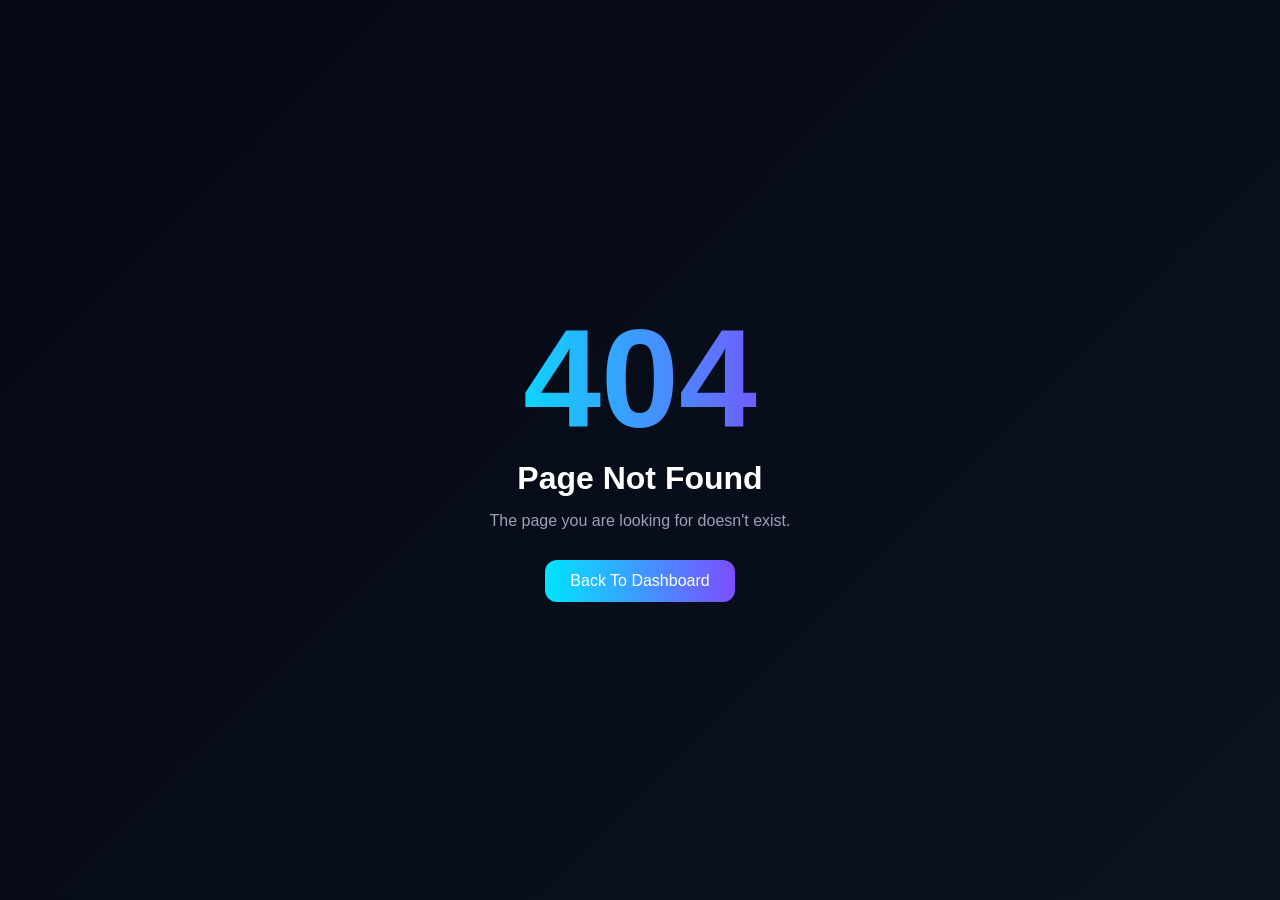
<file: 404client.html>
<!DOCTYPE html>
<html lang="en">
<head>
<meta charset="UTF-8">
<meta name="viewport" content="width=device-width, initial-scale=1.0">
<title>404 - Page Not Found</title>

<style>
*{
    margin:0;
    padding:0;
    box-sizing:border-box;
    font-family:"Segoe UI",sans-serif;
}

body{
    height:100vh;
    display:flex;
    justify-content:center;
    align-items:center;
    background:linear-gradient(135deg,#050814,#0b1220);
    color:#fff;
    overflow:hidden;
}

.error-container{
    text-align:center;
}

.error-code{
    font-size:140px;
    font-weight:800;
    background:linear-gradient(90deg,#00e5ff,#7c4dff);
    -webkit-background-clip:text;
    -webkit-text-fill-color:transparent;
    animation:float 3s ease-in-out infinite;
}

.error-title{
    font-size:32px;
    margin-bottom:15px;
}

.error-text{
    color:#94a3b8;
    margin-bottom:30px;
}

.back-btn{
    display:inline-block;
    padding:12px 25px;
    border-radius:12px;
    text-decoration:none;
    color:#fff;
    background:linear-gradient(90deg,#00e5ff,#7c4dff);
    transition:.3s;
}

.back-btn:hover{
    transform:translateY(-4px);
}

@keyframes float{
    0%{transform:translateY(0);}
    50%{transform:translateY(-15px);}
    100%{transform:translateY(0);}
}
</style>

</head>
<body>

<div class="error-container">

    <div class="error-code">404</div>

    <h1 class="error-title">
        Page Not Found
    </h1>

    <p class="error-text">
        The page you are looking for doesn't exist.
    </p>

    <a href="client-dashboard.html" class="back-btn">
        Back To Dashboard
    </a>

</div>

</body>
</html>
</file>
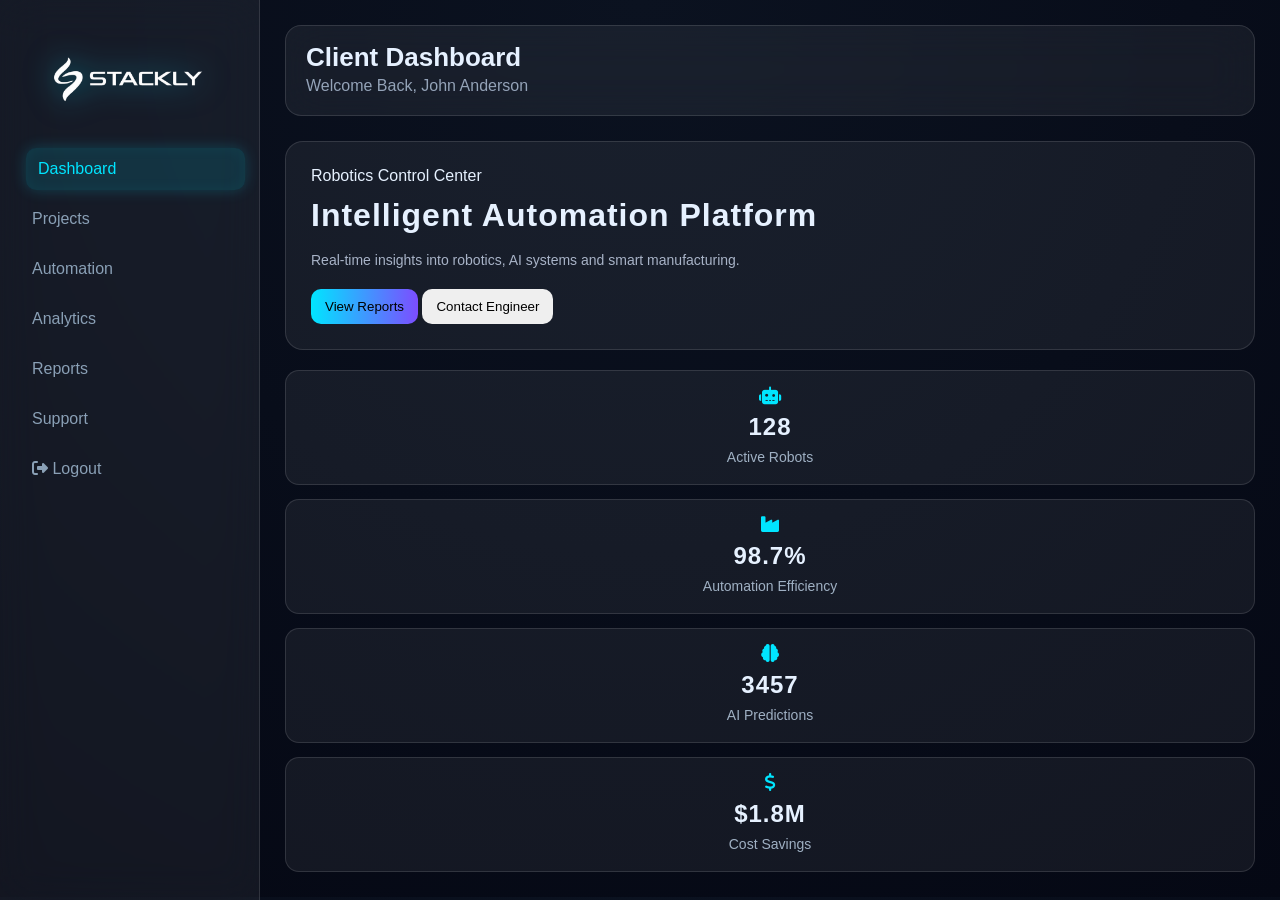
<file: client-dashboard.html>
<!DOCTYPE html>
<html lang="en">

<head>
<meta charset="UTF-8">
<meta name="viewport" content="width=device-width, initial-scale=1.0">

<title>Client Dashboard | Stackly Robotics</title>

<link rel="stylesheet" href="./css/client-dashboard.css">
<link rel="stylesheet"
href="https://cdnjs.cloudflare.com/ajax/libs/font-awesome/6.5.2/css/all.min.css">
</head>

<body>

<!-- SIDEBAR -->
<aside class="sidebar">

<div class="logo" onclick="showDashboard()">
    <img src="assets/logo.webp" alt="Logo">
</div>

  <ul class="sidebar-menu">
    <li class="active" data-page="dashboard">Dashboard</li>
    <li data-page="projects">Projects</li>
    <li data-page="automation">Automation</li>
    <li data-page="analytics">Analytics</li>
    <li data-page="reports">Reports</li>
    <li data-page="support">Support</li>
    <li id="logoutBtn" class="logout">
      <i class="fas fa-sign-out-alt"></i> Logout
    </li>
  </ul>

</aside>

<!-- MAIN -->
<main class="main-content">

  <!-- TOPBAR -->
  <header class="topbar">
    
    
       <button class="menu-toggle" onclick="toggleSidebar()">
        <i class="fas fa-bars"></i>
    </button>

    <div>
      <h1>Client Dashboard</h1>
      <p>Welcome Back, John Anderson</p>
    </div>

    
  </header>

  <!-- ================= DASHBOARD ================= -->
  <section id="dashboard" class="content-section">

    <section class="hero-section">

      <div class="hero-content">
        <span class="hero-badge">Robotics Control Center</span>

        <h2>Intelligent Automation Platform</h2>

        <p>
          Real-time insights into robotics, AI systems and smart manufacturing.
        </p>

        <div class="hero-buttons">
          <button onclick="open404Page()">View Reports</button>
          <button onclick="open404Page()">Contact Engineer</button>
          
        </div>
      </div>

    
    </section>

    <section class="stats-grid">

      <div class="stat-card">
        <i class="fas fa-robot"></i>
        <h3>128</h3>
        <p>Active Robots</p>
      </div>

      <div class="stat-card">
        <i class="fas fa-industry"></i>
        <h3>98.7%</h3>
        <p>Automation Efficiency</p>
      </div>

      <div class="stat-card">
        <i class="fas fa-brain"></i>
        <h3>3457</h3>
        <p>AI Predictions</p>
      </div>

      <div class="stat-card">
        <i class="fas fa-dollar-sign"></i>
        <h3>$1.8M</h3>
        <p>Cost Savings</p>
      </div>

    </section>

  </section>

 <!-- ================= PROJECTS ================= -->
<section id="projects" class="content-section" style="display:none;">

<h2>Our Robotics Projects</h2>



<div class="hero-section inner-hero">

 <div class="hero-image">
    <img src="assets/p1.webp">
</div>

<div class="hero-content">
 

<h3>Enterprise Robotics Solutions</h3>

<p>
Advanced robotics deployments across manufacturing,
warehouse automation and industrial intelligence.
</p>

<ul>
<li> AI Vision Inspection</li>
<li> Automated Warehousing</li>
<li> Smart Manufacturing</li>
<li>Predictive Maintenance</li>
</ul>

</div>

</div>

<div class="project-grid">

<div class="project-card">
<img src="assets/p2.webp">
<h3>Warehouse Automation</h3>
<p>
Autonomous robots handling inventory and logistics.
</p>
</div>

<div class="project-card">
<img src="assets/p3.webp">
<h3>AI Vision System</h3>
<p>
High-speed inspection using machine learning.
</p>
</div>

<div class="project-card">
<img src="assets/p4.webp">
<h3>Smart Factory</h3>
<p>
Connected Industry 4.0 ecosystem.
</p>
</div>

</div>

</section>


<!-- ================= AUTOMATION ================= -->

<section id="automation" class="content-section" style="display:none;">

<h2>Smart Automation Platform</h2>

<img class="banner-img"
src="assets/a1 (1).webp">

<p>
Build scalable intelligent workflows with AI-powered
automation systems.
</p>

<div class="project-grid">

<div class="project-card">
<img src="assets/a1 (2).webp">
<h3>Workflow Automation</h3>
<p>
Reduce repetitive operations.
</p>
</div>

<div class="project-card">
<img src="assets/a1 (3).webp">
<h3>Task Scheduling</h3>
<p>
Automated execution engine.
</p>
</div>

<div class="project-card">
<img src="assets/a1 (4).webp">
<h3>System Integration</h3>
<p>
Connect multiple platforms.
</p>
</div>

</div>

</section>


<!-- ================= ANALYTICS ================= -->

<section id="analytics" class="content-section" style="display:none;">

<h2>Data Analytics Center</h2>

<img class="banner-img"
src="assets/data analytics.webp">

<div class="stats-grid">

<div class="stat-card">
<h3>18.7M</h3>
<p>Data Points Processed</p>
</div>

<div class="stat-card">
<h3>98.6%</h3>
<p>Prediction Accuracy</p>
</div>

<div class="stat-card">
<h3>67</h3>
<p>Connected Factories</p>
</div>

<div class="stat-card">
<h3>247ms</h3>
<p>Response Time</p>
</div>

</div>

<div class="project-card">

<h3>Real-Time Insights</h3>

<p>
Track performance, machine health,
energy efficiency and predictive alerts.
</p>

</div>

</section>



<!-- ================= REPORTS ================= -->

<section id="reports" class="content-section" style="display:none;">

<h2>Reports & Documentation</h2>

<img class="banner-img"
src="assets/suppoert (2).webp">

<div class="project-grid">

<div class="project-card">

<h3>Performance Reports</h3>
<p>
Daily & monthly production reports.
</p>
</div>

<div class="project-card">

<h3>Trend Analysis</h3>
<p>
Historical analytics with forecasting.
</p>
</div>

<div class="project-card">

<h3>Export Center</h3>
<p>
Generate PDF and Excel reports.
</p>
</div>

</div>

</section>



<!-- ================= SUPPORT ================= -->

<section id="support" class="content-section" style="display:none;">

<h2>24×7 Engineering Support</h2>

<img class="banner-img"
src="assets/suppoert (1).webp">

<div class="project-grid">

<div class="project-card">

<h3>Live Support</h3>
<p>
Connect instantly with engineers.
</p>
</div>

<div class="project-card">

<h3>Maintenance</h3>
<p>
Monitor servicing & updates.
</p>
</div>

<div class="project-card">

<h3>Emergency Assistance</h3>
<p>
Rapid incident response team.
</p>
</div>

</div>

</section>

</main>

<div class="sidebar-overlay" onclick="toggleSidebar()"></div>

<script src="./js/client-dashboard.js"></script>

</body>

</html>
</file>
<file: css/client-dashboard.css>
/* ================= ROOT ================= */
:root {
  --bg: #050814;
  --panel: rgba(255,255,255,0.06);
  --panel-2: rgba(255,255,255,0.04);
  --border: rgba(255,255,255,0.12);
  --text: #e6f1ff;
  --muted: #8aa0b6;

  --primary: #00e5ff;
  --purple: #7c4dff;
  --green: #22c55e;
  --danger: #ff4d6d;
}

/* ================= RESET ================= */
* {
  margin: 0;
  padding: 0;
  box-sizing: border-box;
  font-family: "Segoe UI", sans-serif;
}

body {
  display: flex;
  background: radial-gradient(circle at top, #0b1220, var(--bg));
  color: var(--text);
  overflow-x: hidden;
}

/* ================= SIDEBAR ================= */
.sidebar {
  width: 260px;
  height: 100vh;
  position: fixed;
  background: var(--panel);
  backdrop-filter: blur(20px);
  border-right: 1px solid var(--border);
  padding: 20px;
}

.logo img {
  width: 180px;      /* 120px -> 180px */
  max-width: 100%;
  height: auto;
  display: block;
  margin: 0 auto;
  filter: drop-shadow(0 0 15px rgba(0,229,255,0.5));
  transition: 0.4s ease;
}

.sidebar-menu {
  list-style: none;
}

.sidebar-menu li {
  padding: 12px;
  margin: 8px 0;
  border-radius: 10px;
  cursor: pointer;
  transition: 0.3s;
  color: var(--muted);
  position: relative;
  overflow: hidden;
}

.sidebar-menu li:hover,
.sidebar-menu li.active {
  background: rgba(0,229,255,0.12);
  color: var(--primary);
  transform: translateX(6px);
}

.logout {
  margin-top: 20px;
  color: var(--danger);
}

/* ================= MAIN ================= */
.main-content {
  margin-left: 260px;
  width: calc(100% - 260px);
  padding: 25px;
}

/* ================= TOPBAR ================= */
.topbar {
  display: flex;
  justify-content: space-between;
  align-items: center;
  background: var(--panel);
  padding: 16px 20px;
  border-radius: 16px;
  border: 1px solid var(--border);
  backdrop-filter: blur(20px);
}

.topbar img {
  width: 40px;
  border-radius: 50%;
}

/* ================= SECTION ================= */
.content-section {
  margin-top: 25px;
  animation: fadeIn 0.5s ease;
}

@keyframes fadeIn {
  from { opacity: 0; transform: translateY(20px); }
  to { opacity: 1; transform: translateY(0); }
}

/* ================= HERO ================= */
.hero-section {
  display: flex;
  justify-content: space-between;
  align-items: center;
  background: var(--panel);
  padding: 25px;
  border-radius: 18px;
  border: 1px solid var(--border);
  margin-top: 20px;
}

.hero-content h2 {
  font-size: 24px;
  margin: 10px 0;
}

.hero-content p {
  color: var(--muted);
  font-size: 14px;
}

/* ================= BUTTONS ================= */
button {
  padding: 10px 14px;
  border-radius: 10px;
  border: none;
  cursor: pointer;
  transition: 0.3s;
}

button:first-child {
  background: linear-gradient(90deg, var(--primary), var(--purple));
  color: #000;
}

button.secondary {
  background: transparent;
  border: 1px solid var(--border);
  color: var(--text);
}

button:hover {
  transform: translateY(-3px);
}

/* ================= STATS ================= */
.stats-grid {
  display: grid;
  grid-template-columns: repeat(auto-fit, minmax(170px, 1fr));
  gap: 14px;
  margin-top: 20px;
}

.stat-card {
  background: var(--panel);
  border: 1px solid var(--border);
  padding: 16px;
  border-radius: 14px;
  text-align: center;
  transition: 0.3s;
}

.stat-card:hover {
  transform: translateY(-6px);
  border-color: var(--primary);
  background: var(--panel-2);
}

.stat-card i {
  color: var(--primary);
  font-size: 18px;
  margin-bottom: 8px;
}

/* ================= PROJECT GRID ================= */
.project-grid {
  display: grid;
  grid-template-columns: repeat(auto-fit, minmax(220px, 1fr));
  gap: 14px;
  margin-top: 20px;
}

.project-card {
  background: var(--panel);
  border: 1px solid var(--border);
  border-radius: 14px;
  padding: 14px;
  transition: 0.3s;
  overflow: hidden;
}

.project-card:hover {
  transform: translateY(-6px);
  border-color: var(--primary);
}

/* project image */
.project-card img {
  width: 100%;
  height: 150px;
  object-fit: cover;
  border-radius: 12px;
  transition: 0.4s;
}

.project-card:hover img {
  transform: scale(1.08);
}

/* ================= BANNER ================= */
.banner-img {
  width: 100%;
  height: 260px;
  object-fit: cover;
  border-radius: 16px;
  margin: 18px 0;
  border: 1px solid var(--border);
  transition: 0.4s;
}

.banner-img:hover {
  transform: scale(1.02);
  filter: brightness(1.1);
}

/* ================= PROJECT HERO BANNER ================= */
.project-hero-banner {
  position: relative;
  width: 100%;
  height: 320px;
  border-radius: 18px;
  overflow: hidden;
  margin-top: 20px;
  border: 1px solid var(--border);
}

.project-hero-banner img {
  width: 100%;
  height: 100%;
  object-fit: cover;
  transition: 0.6s;
}

.project-hero-banner::after {
  content: "";
  position: absolute;
  inset: 0;
  background: linear-gradient(90deg, rgba(0,0,0,0.75), rgba(0,0,0,0.2));
}

.project-hero-text {
  position: absolute;
  top: 50%;
  left: 40px;
  transform: translateY(-50%);
  z-index: 2;
  max-width: 500px;
}

.project-hero-text h2 {
  font-size: 26px;
  margin-bottom: 10px;
  animation: slideIn 0.7s ease;
}

.project-hero-text p {
  font-size: 14px;
  color: #cbd5e1;
  animation: slideIn 0.9s ease;
}

@keyframes slideIn {
  from { opacity: 0; transform: translateX(-30px); }
  to { opacity: 1; transform: translateX(0); }
}

/* ================= RESPONSIVE ================= */
@media (max-width: 1024px) {
  .stats-grid { grid-template-columns: repeat(2, 1fr); }
  .project-grid { grid-template-columns: repeat(2, 1fr); }

  .hero-section {
    flex-direction: column;
    text-align: center;
  }
}

@media (max-width:768px){

    .sidebar{
        display:block !important;
        position:fixed;
        top:0;
        left:-280px;
        width:260px;
        height:100vh;
        z-index:9999;
        transition:.4s ease;
    }

    .sidebar.active{
        left:0 !important;
    }

    .main-content{
        margin-left:0;
        width:100%;
    }
}

  .stats-grid,
  .project-grid {
    grid-template-columns: 1fr;
  }

  .project-hero-text {
    left: 20px;
    right: 20px;
  }


.inner-hero {
  display: grid;
  grid-template-columns: 1fr 1fr;
  gap: 25px;
  align-items: center;
}

/* IMAGE CONTROL */
.inner-hero .hero-image {
  width: 100%;
  height: 280px;        /* 👈 IMPORTANT */
  overflow: hidden;
  border-radius: 16px;
}

.inner-hero .hero-image img {
  width: 100%;
  height: 100%;
  object-fit: cover;   /* 👈 prevents stretch */
  display: block;
}


/* ================= ANALYTICS FIX ================= */

#analytics .stats-grid {
  display: grid !important;
  grid-template-columns: repeat(4, 1fr) !important;
  gap: 20px !important;
  margin-top: 25px;
  align-items: stretch;
}

#analytics .stat-card {
  min-height: 140px;
  display: flex;
  flex-direction: column;
  justify-content: center;
  align-items: center;
  padding: 20px;
  text-align: center;
}

#analytics .stat-card h3 {
  font-size: 24px;
  margin-bottom: 8px;
}

#analytics .stat-card p {
  font-size: 14px;
  color: #8aa0b6;
  line-height: 1.4;
}

/* Tablet */
@media (max-width: 1024px) {
  #analytics .stats-grid {
    grid-template-columns: repeat(2, 1fr) !important;
  }
}

/* Mobile */
@media (max-width: 600px) {
  #analytics .stats-grid {
    grid-template-columns: 1fr !important;
  }
}

/* ================= PREMIUM ANIMATIONS ================= */

/* Page Load */
.main-content {
  animation: pageReveal 0.8s ease;
}

@keyframes pageReveal {
  from {
    opacity: 0;
    transform: translateY(25px);
  }
  to {
    opacity: 1;
    transform: translateY(0);
  }
}

/* Hero Glass Glow */
.hero-section::before {
  content: "";
  position: absolute;
  inset: 0;
  background: linear-gradient(
    120deg,
    transparent,
    rgba(0,229,255,0.08),
    transparent
  );
  transform: translateX(-100%);
  animation: shine 6s infinite;
}

@keyframes shine {
  100% {
    transform: translateX(100%);
  }
}

/* Hero Text */
.hero-content h2,
.hero-content h3 {
  animation: textSlide 0.8s ease;
}

.hero-content p,
.hero-content li {
  animation: textFade 1.1s ease;
}

@keyframes textSlide {
  from {
    opacity: 0;
    transform: translateX(-40px);
  }
  to {
    opacity: 1;
    transform: translateX(0);
  }
}

@keyframes textFade {
  from {
    opacity: 0;
    transform: translateY(15px);
  }
  to {
    opacity: 1;
    transform: translateY(0);
  }
}

/* Hero Image Floating */
.hero-image img {
  animation: robotFloat 5s ease-in-out infinite;
}

@keyframes robotFloat {
  0% {
    transform: translateY(0px);
  }
  50% {
    transform: translateY(-14px);
  }
  100% {
    transform: translateY(0px);
  }
}

/* Stats Card Premium Hover */
.stat-card {
  position: relative;
  overflow: hidden;
}

.stat-card::before {
  content: "";
  position: absolute;
  width: 180%;
  height: 180%;
  background: radial-gradient(
    circle,
    rgba(0,229,255,0.15),
    transparent
  );
  top: -50%;
  left: -50%;
  opacity: 0;
  transition: .5s;
}

.stat-card:hover::before {
  opacity: 1;
}

.stat-card:hover {
  transform: translateY(-10px) scale(1.04);
  box-shadow:
  0 0 20px rgba(0,229,255,.15),
  0 15px 35px rgba(0,0,0,.35);
}

/* Project Cards */
.project-card {
  position: relative;
}

.project-card::after {
  content: "";
  position: absolute;
  inset: 0;
  border-radius: 14px;
  border: 1px solid transparent;
  transition: .4s;
}

.project-card:hover::after {
  border-color: rgba(0,229,255,.4);
}

.project-card:hover {
  transform: translateY(-10px);
}

/* Project Image Zoom */
.project-card img {
  transition: transform .6s ease;
}

.project-card:hover img {
  transform: scale(1.12);
}

/* Banner Animation */
.banner-img {
  animation: bannerPulse 6s infinite;
}

@keyframes bannerPulse {
  0% {
    transform: scale(1);
  }
  50% {
    transform: scale(1.015);
  }
  100% {
    transform: scale(1);
  }
}

/* Sidebar Glow */
.sidebar-menu li.active {
  box-shadow:
  0 0 15px rgba(0,229,255,.2),
  inset 0 0 15px rgba(0,229,255,.05);
}

/* Profile Animation */
.topbar img {
  transition: .4s;
}

.topbar img:hover {
  transform: rotate(8deg) scale(1.1);
  box-shadow: 0 0 20px rgba(0,229,255,.5);
}

/* Button Glow */
button:hover {
  box-shadow:
  0 0 15px rgba(0,229,255,.4),
  0 0 35px rgba(124,77,255,.2);
}

/* Smooth Page Switch */
.content-section {
  animation: smoothFade .5s ease;
}

@keyframes smoothFade {
  from {
    opacity: 0;
    transform: translateY(25px) scale(.98);
  }
  to {
    opacity: 1;
    transform: translateY(0) scale(1);
  }
}


/* ================= TEXT ALIGNMENT FIX ================= */

/* Section Heading */
.content-section h2 {
  font-size: 28px;
  font-weight: 700;
  line-height: 1.3;
  margin-bottom: 15px;
  letter-spacing: 0.5px;
}

/* Hero Content */
.hero-content {
  display: flex;
  flex-direction: column;
  justify-content: center;
}

.hero-content h2,
.hero-content h3 {
  line-height: 1.3;
  margin-bottom: 12px;
  font-weight: 700;
  letter-spacing: 0.3px;
}

.hero-content p {
  line-height: 1.8;
  color: #a8b3c7;
  margin-bottom: 15px;
  text-align: justify;
}

/* List Alignment */
.hero-content ul {
  margin-top: 10px;
  padding-left: 20px;
}

.hero-content li {
  line-height: 1.8;
  margin-bottom: 8px;
  color: #d6e3f0;
}

/* Project Card Text */
.project-card h3 {
  font-size: 18px;
  margin: 12px 0 8px;
  line-height: 1.4;
  font-weight: 600;
}

.project-card p {
  line-height: 1.7;
  color: #9fb0c3;
  text-align: left;
}

/* Analytics Cards */
.stat-card {
  display: flex;
  flex-direction: column;
  justify-content: center;
}

.stat-card h3 {
  font-size: 24px;
  font-weight: 700;
  margin-bottom: 6px;
}

.stat-card p {
  font-size: 14px;
  line-height: 1.5;
  color: #9fb0c3;
}

/* Topbar */
.topbar h1 {
  font-size: 26px;
  font-weight: 700;
  line-height: 1.2;
}

.topbar p {
  line-height: 1.6;
  color: #94a3b8;
}

/* Project Hero Text */
.project-hero-text h2 {
  line-height: 1.2;
  margin-bottom: 12px;
}

.project-hero-text p {
  line-height: 1.8;
  max-width: 500px;
}/* ================= TEXT ALIGNMENT FIX ================= */

/* Section Heading */
.content-section h2 {
  font-size: 28px;
  font-weight: 700;
  line-height: 1.3;
  margin-bottom: 15px;
  letter-spacing: 0.5px;
}

/* Hero Content */
.hero-content {
  display: flex;
  flex-direction: column;
  justify-content: center;
}

.hero-content h2,
.hero-content h3 {
  line-height: 1.3;
  margin-bottom: 12px;
  font-weight: 700;
  letter-spacing: 0.3px;
}

.hero-content p {
  line-height: 1.8;
  color: #a8b3c7;
  margin-bottom: 15px;
  text-align: justify;
}

/* List Alignment */
.hero-content ul {
  margin-top: 10px;
  padding-left: 20px;
}

.hero-content li {
  line-height: 1.8;
  margin-bottom: 8px;
  color: #d6e3f0;
}

/* Project Card Text */
.project-card h3 {
  font-size: 18px;
  margin: 12px 0 8px;
  line-height: 1.4;
  font-weight: 600;
}

.project-card p {
  line-height: 1.7;
  color: #9fb0c3;
  text-align: left;
}

/* Analytics Cards */
.stat-card {
  display: flex;
  flex-direction: column;
  justify-content: center;
}

.stat-card h3 {
  font-size: 24px;
  font-weight: 700;
  margin-bottom: 6px;
}

.stat-card p {
  font-size: 14px;
  line-height: 1.5;
  color: #9fb0c3;
}

/* Topbar */
.topbar h1 {
  font-size: 26px;
  font-weight: 700;
  line-height: 1.2;
}

.topbar p {
  line-height: 1.6;
  color: #94a3b8;
}

/* Project Hero Text */
.project-hero-text h2 {
  line-height: 1.2;
  margin-bottom: 12px;
}

.project-hero-text p {
  line-height: 1.8;
  max-width: 500px;
}

/* ================= PREMIUM TEXT ANIMATION ================= */

/* Headings */
.hero-content h2,
.hero-content h3,
.content-section h2,
.project-card h3,
.stat-card h3 {
    opacity: 0;
    animation: textReveal 1s ease forwards;
}

/* Paragraphs */
.hero-content p,
.project-card p,
.stat-card p,
.hero-content li {
    opacity: 0;
    animation: textFadeUp 1.2s ease forwards;
}

/* Stagger Effect */
.hero-content h2 { animation-delay: .1s; }
.hero-content h3 { animation-delay: .2s; }

.hero-content p { animation-delay: .3s; }

.hero-content li:nth-child(1){ animation-delay:.4s; }
.hero-content li:nth-child(2){ animation-delay:.5s; }
.hero-content li:nth-child(3){ animation-delay:.6s; }
.hero-content li:nth-child(4){ animation-delay:.7s; }

.project-card:nth-child(1) h3,
.project-card:nth-child(1) p{
    animation-delay:.2s;
}

.project-card:nth-child(2) h3,
.project-card:nth-child(2) p{
    animation-delay:.4s;
}

.project-card:nth-child(3) h3,
.project-card:nth-child(3) p{
    animation-delay:.6s;
}

/* Letter Slide In */
@keyframes textReveal{
    0%{
        opacity:0;
        transform:translateY(30px);
        letter-spacing:8px;
        filter:blur(8px);
    }
    100%{
        opacity:1;
        transform:translateY(0);
        letter-spacing:1px;
        filter:blur(0);
    }
}

/* Smooth Fade Up */
@keyframes textFadeUp{
    0%{
        opacity:0;
        transform:translateY(20px);
    }
    100%{
        opacity:1;
        transform:translateY(0);
    }
}

/* Hover Effect */
.hero-content h2:hover,
.hero-content h3:hover,
.project-card h3:hover{
    color:#00e5ff;
    transition:.3s;
    text-shadow:
    0 0 10px rgba(0,229,255,.6),
    0 0 25px rgba(0,229,255,.4);
}

/* Typing Cursor Effect */
.hero-content h2{
    overflow:hidden;
    white-space:nowrap;
    border-right:3px solid #00e5ff;
    animation:
      typing 3s steps(40,end),
      blink .8s infinite;
}

@keyframes typing{
    from{ width:0; }
    to{ width:100%; }
}

@keyframes blink{
    50%{
        border-color:transparent;
    }
}

/* ================= H2 VISIBILITY FIX ================= */

.hero-content h2{
    display:block !important;
    width:100% !important;
    opacity:1 !important;
    visibility:visible !important;

    font-size:32px;
    font-weight:700;
    line-height:1.3;

    white-space:normal !important;
    overflow:visible !important;
    border-right:none !important;

    animation:heroTitleFix 1s ease forwards;
}

@keyframes heroTitleFix{
    0%{
        opacity:0;
        transform:translateY(25px);
        letter-spacing:5px;
        filter:blur(6px);
    }

    100%{
        opacity:1;
        transform:translateY(0);
        letter-spacing:1px;
        filter:blur(0);
    }
}

/* Prevent text hiding */
.hero-content{
    overflow:visible !important;
}

/* Premium Glow */
.hero-content h2:hover{
    color:#00e5ff;
    text-shadow:
        0 0 10px rgba(0,229,255,.6),
        0 0 20px rgba(0,229,255,.4);
    transition:.3s;
}




/* ================= MOBILE MENU ================= */

.menu-toggle{
    width:45px;
    height:45px;
    border:none;
    border-radius:10px;
    cursor:pointer;
    color:#fff;
    background:rgba(255,255,255,0.08);
    border:1px solid rgba(255,255,255,0.12);
    display:none;
}

.menu-toggle i{
    font-size:18px;
}

/* MOBILE */

@media screen and (max-width:768px){

    .menu-toggle{
        display:flex !important;
        align-items:center;
        justify-content:center;
    }

    .sidebar{
        position:fixed;
        top:0;
        left:-260px;
        width:260px;
        height:100vh;
        z-index:99999;
        transition:all .4s ease;
    }

    .sidebar.active{
        left:0 !important;
    }

    .main-content{
        margin-left:0;
        width:100%;
    }
}

/* ================= CLIENT HAMBURGER ================= */

.menu-toggle{
    display:none;
    width:48px;
    height:48px;
    border:none;
    border-radius:12px;
    cursor:pointer;
    color:#fff;
    background:rgba(255,255,255,.08);
    border:1px solid rgba(255,255,255,.12);
}

.menu-toggle i{
    font-size:22px;
}

/* Overlay */

.sidebar-overlay{
    position:fixed;
    inset:0;
    background:rgba(0,0,0,.6);
    backdrop-filter:blur(5px);

    opacity:0;
    visibility:hidden;

    transition:.3s;
    z-index:9998;
}

.sidebar-overlay.active{
    opacity:1;
    visibility:visible;
}

/* Body Lock */

body.sidebar-open{
    overflow:hidden;
}

/* Mobile */

@media(max-width:768px){

    .menu-toggle{
        display:flex;
        align-items:center;
        justify-content:center;
    }

    .sidebar{
        position:fixed;
        top:0;
        left:-280px;
        width:260px;
        height:100vh;
        transition:.4s ease;
        z-index:9999;
    }

    .sidebar.active{
        left:0;
    }

    .main-content{
        margin-left:0;
        width:100%;
    }
}


/* ================= MOBILE SIDEBAR ================= */

.menu-toggle{
    display:none;
    width:48px;
    height:48px;
    border:none;
    border-radius:12px;
    background:rgba(255,255,255,.08);
    border:1px solid rgba(255,255,255,.12);
    color:#fff;
    cursor:pointer;
    z-index:10001;
}

.menu-toggle i{
    font-size:22px;
}

/* Overlay */

.sidebar-overlay{
    position:fixed;
    inset:0;
    background:rgba(0,0,0,.65);
    backdrop-filter:blur(6px);

    opacity:0;
    visibility:hidden;

    transition:.35s;
    z-index:9998;
}

.sidebar-overlay.active{
    opacity:1;
    visibility:visible;
}

/* Body Scroll Lock */

body.sidebar-open{
    overflow:hidden;
    height:100vh;
}

/* Mobile */

@media(max-width:768px){

    .menu-toggle{
        display:flex;
        align-items:center;
        justify-content:center;
    }

    .sidebar{
        position:fixed;
        top:0;
        left:-280px;
        width:260px;
        height:100vh;

        transition:.4s ease;
        z-index:9999;

        overflow-y:auto;
    }

    .sidebar.active{
        left:0;
    }

    .main-content{
        margin-left:0;
        width:100%;
    }
}
</file>
